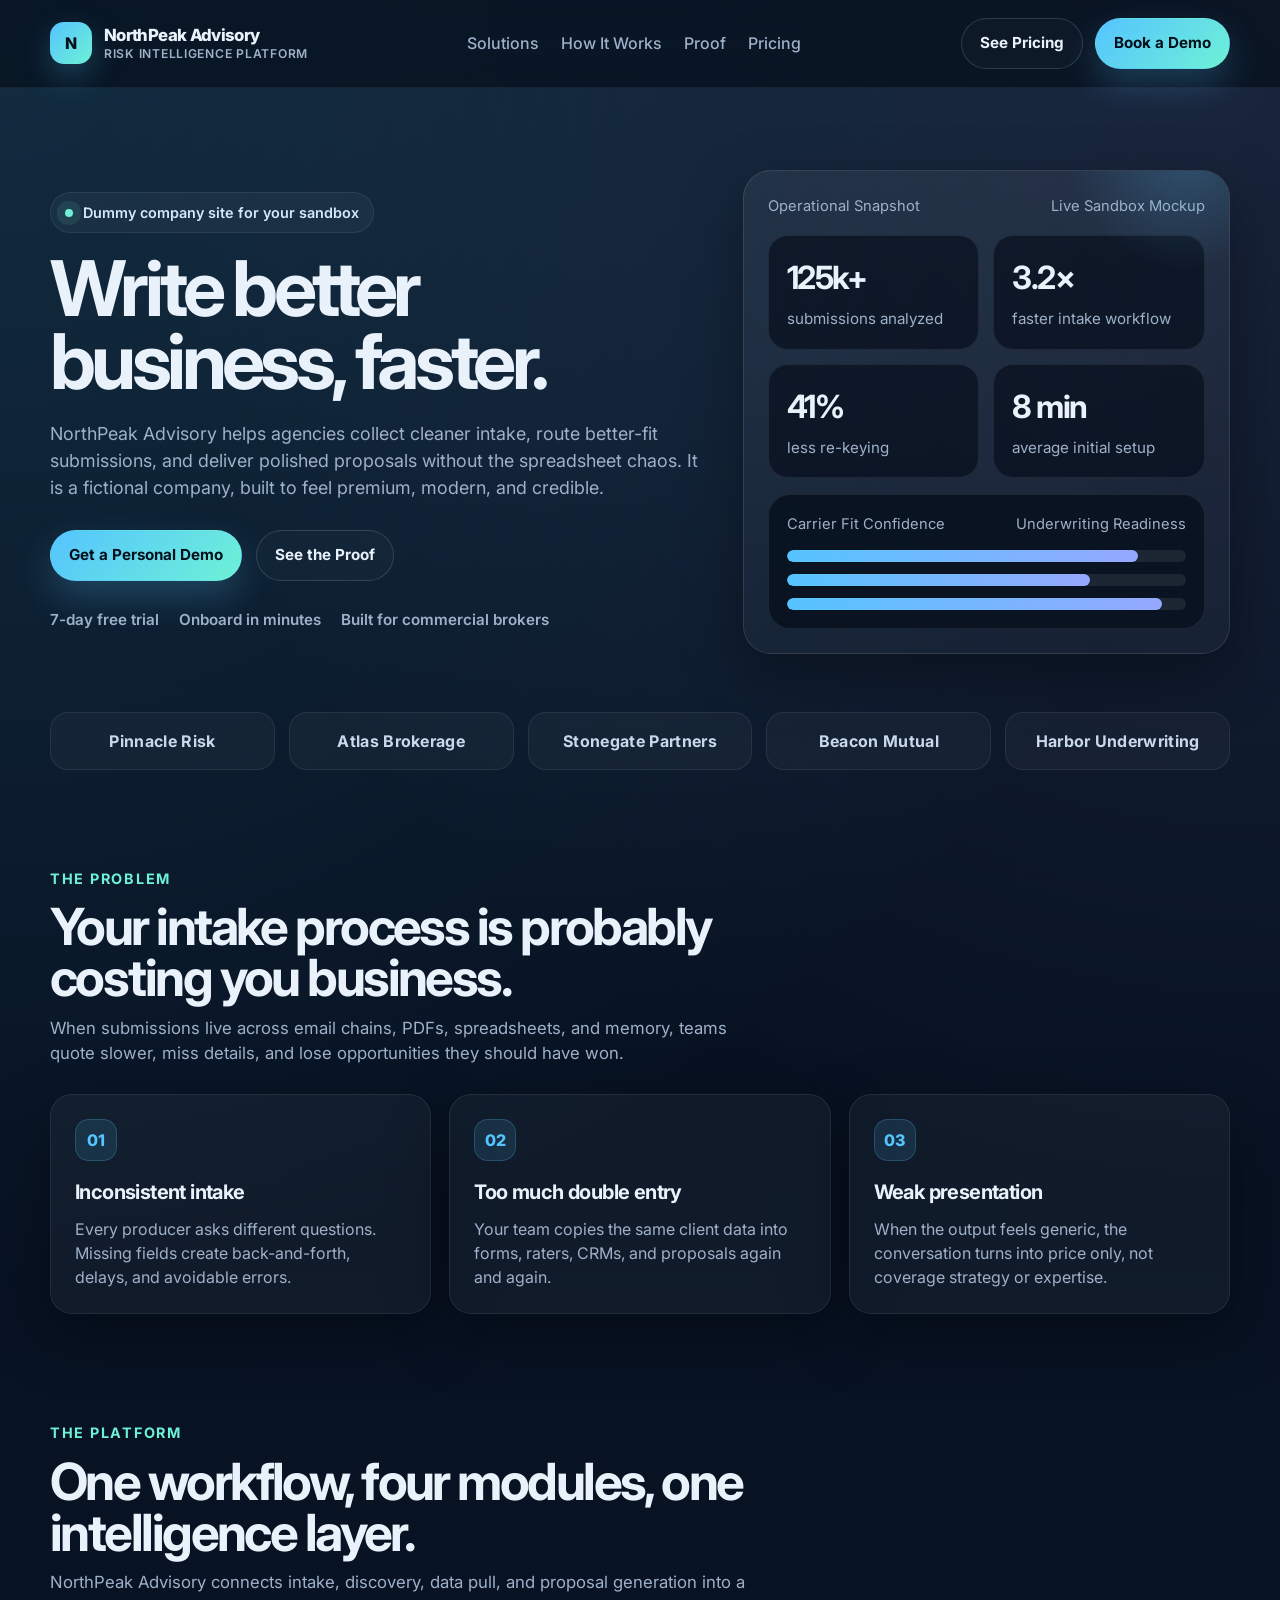
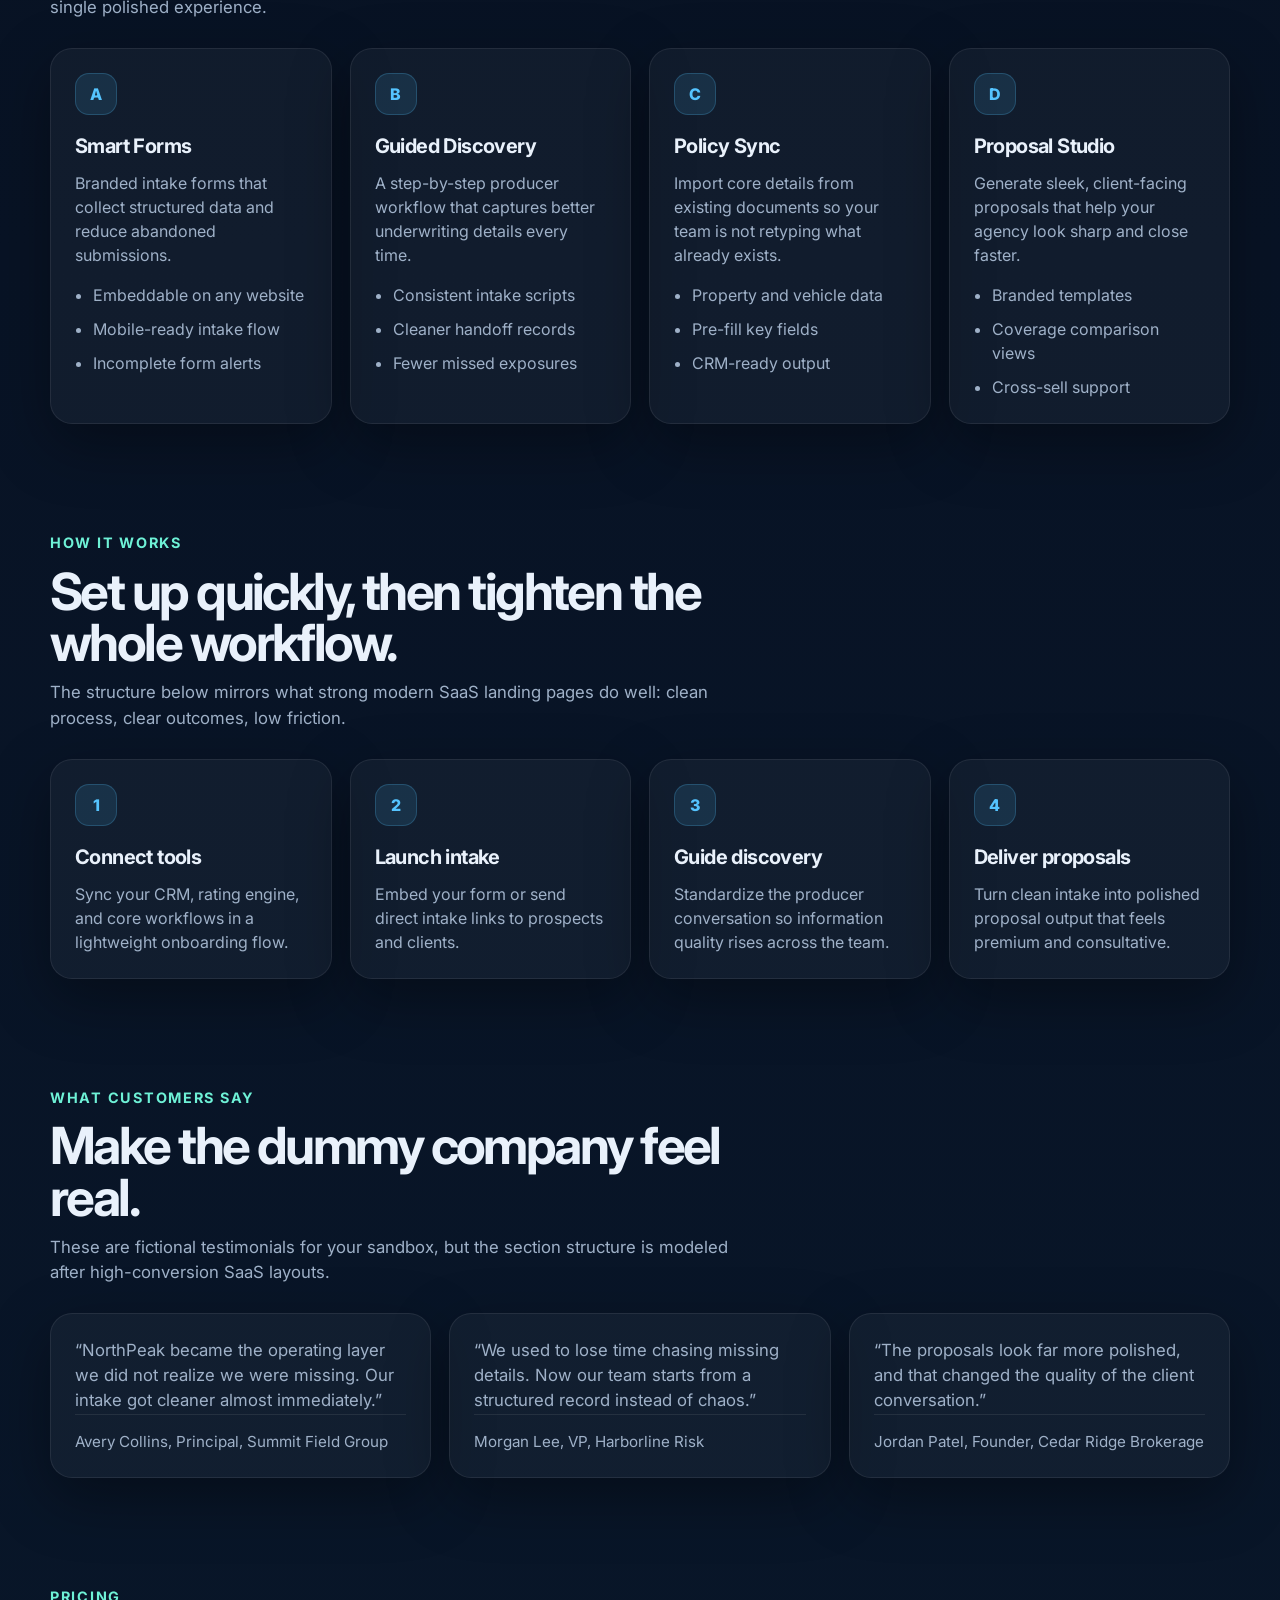
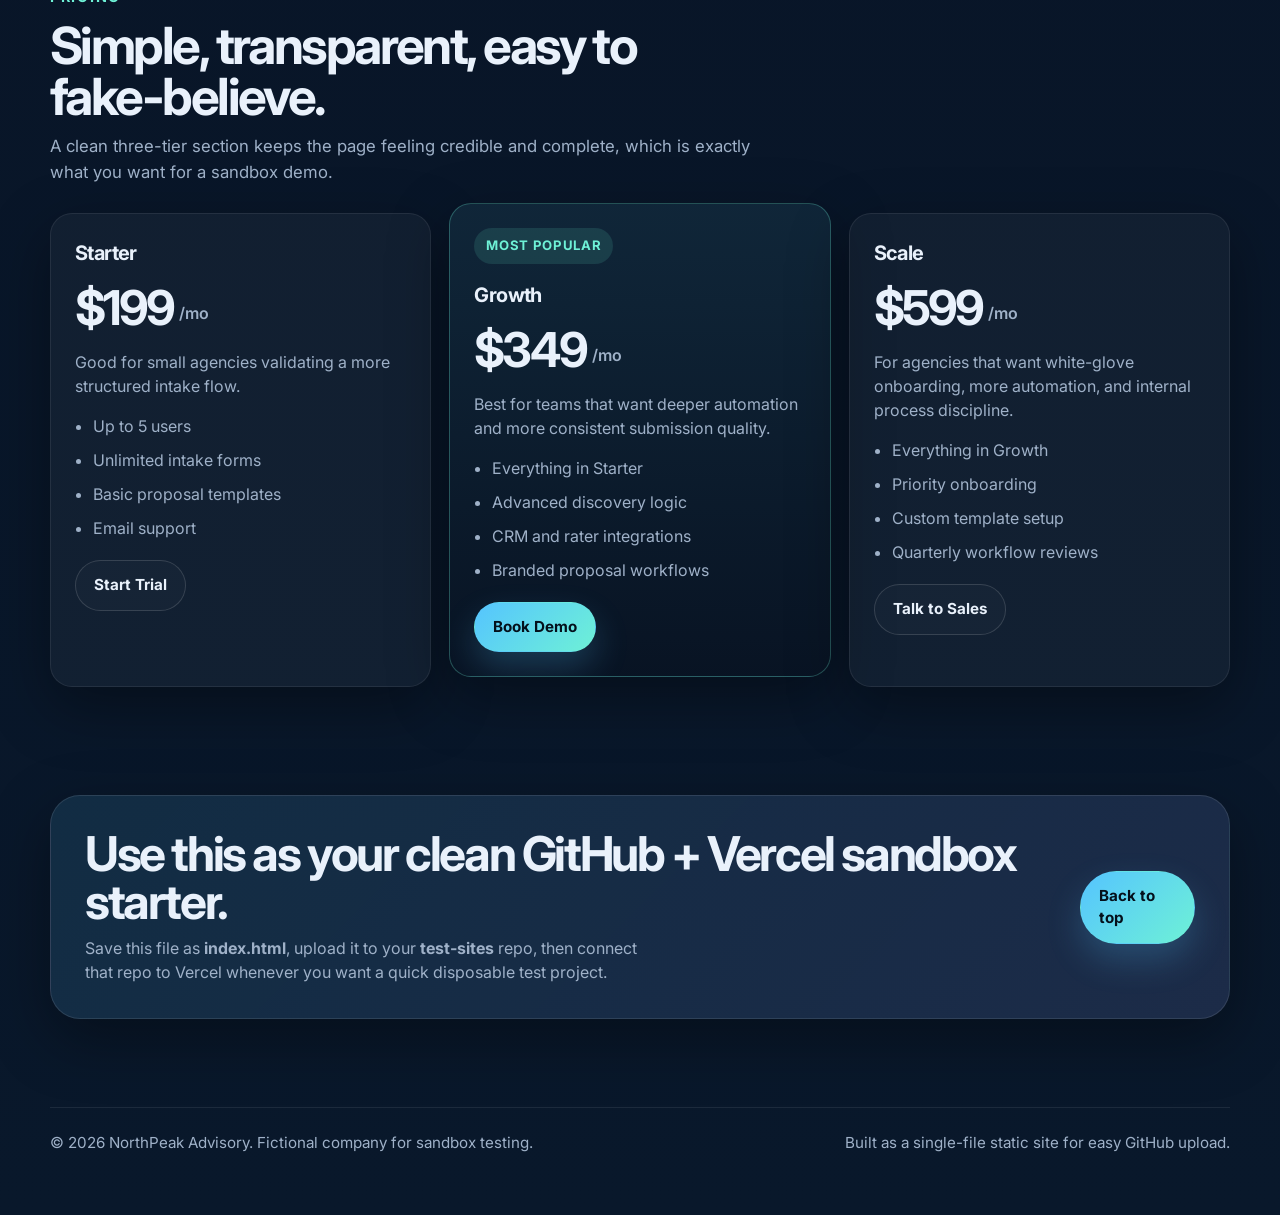
<file: index.html>
<!DOCTYPE html>
<html lang="en">
<head>
  <meta charset="UTF-8" />
  <meta name="viewport" content="width=device-width, initial-scale=1.0" />
  <title>NorthPeak Advisory | Modern Risk Intelligence</title>
  <meta name="description" content="A polished dummy company website inspired by modern insurance SaaS design." />
  <link rel="preconnect" href="https://fonts.googleapis.com">
  <link rel="preconnect" href="https://fonts.gstatic.com" crossorigin>
  <link href="https://fonts.googleapis.com/css2?family=Inter:wght@400;500;600;700;800&display=swap" rel="stylesheet">
  <style>
    :root {
      --bg: #07111f;
      --panel: rgba(11, 21, 38, 0.78);
      --panel-border: rgba(255,255,255,0.10);
      --text: #e9f1fb;
      --muted: #9fb1c8;
      --brand: #55c4ff;
      --brand-2: #6ef1d6;
      --accent: #95a8ff;
      --soft: #0d1a2d;
      --card: #0c1728;
      --shadow: 0 20px 60px rgba(0,0,0,0.35);
      --radius: 22px;
      --max: 1180px;
    }

    * { box-sizing: border-box; }
    html { scroll-behavior: smooth; }
    body {
      margin: 0;
      font-family: 'Inter', system-ui, -apple-system, BlinkMacSystemFont, 'Segoe UI', sans-serif;
      background:
        radial-gradient(circle at top left, rgba(85,196,255,0.16), transparent 28%),
        radial-gradient(circle at top right, rgba(149,168,255,0.14), transparent 26%),
        linear-gradient(180deg, #06101d 0%, #081325 42%, #09182b 100%);
      color: var(--text);
      line-height: 1.5;
    }

    a { color: inherit; text-decoration: none; }
    img { max-width: 100%; display: block; }

    .container {
      width: min(calc(100% - 32px), var(--max));
      margin: 0 auto;
    }

    .nav-wrap {
      position: sticky;
      top: 0;
      z-index: 50;
      backdrop-filter: blur(16px);
      background: rgba(6, 16, 29, 0.72);
      border-bottom: 1px solid rgba(255,255,255,0.06);
    }

    nav {
      display: flex;
      align-items: center;
      justify-content: space-between;
      gap: 18px;
      padding: 18px 0;
    }

    .brand {
      display: flex;
      align-items: center;
      gap: 12px;
      font-weight: 800;
      letter-spacing: -0.04em;
    }

    .brand-mark {
      width: 42px;
      height: 42px;
      border-radius: 14px;
      display: grid;
      place-items: center;
      background: linear-gradient(135deg, var(--brand), var(--brand-2));
      color: #06101b;
      font-weight: 800;
      box-shadow: 0 12px 30px rgba(85,196,255,0.25);
    }

    .brand-text {
      display: flex;
      flex-direction: column;
      line-height: 1;
    }

    .brand-text span:first-child { font-size: 1.05rem; }
    .brand-text span:last-child {
      font-size: 0.76rem;
      color: var(--muted);
      font-weight: 600;
      letter-spacing: 0.06em;
      text-transform: uppercase;
      margin-top: 4px;
    }

    .nav-links {
      display: flex;
      align-items: center;
      gap: 22px;
      color: var(--muted);
      font-weight: 500;
    }

    .nav-cta {
      display: flex;
      gap: 12px;
      align-items: center;
    }

    .btn {
      border: 1px solid transparent;
      border-radius: 999px;
      padding: 13px 18px;
      font-weight: 700;
      font-size: 0.95rem;
      transition: 0.25s ease;
      display: inline-flex;
      align-items: center;
      justify-content: center;
      gap: 8px;
      cursor: pointer;
    }

    .btn:hover { transform: translateY(-1px); }

    .btn-primary {
      background: linear-gradient(135deg, var(--brand), var(--brand-2));
      color: #04101b;
      box-shadow: 0 16px 34px rgba(85,196,255,0.22);
    }

    .btn-secondary {
      color: var(--text);
      border-color: rgba(255,255,255,0.14);
      background: rgba(255,255,255,0.02);
    }

    .hero {
      padding: 82px 0 48px;
    }

    .hero-grid {
      display: grid;
      grid-template-columns: 1.15fr 0.85fr;
      gap: 34px;
      align-items: center;
    }

    .eyebrow {
      display: inline-flex;
      align-items: center;
      gap: 10px;
      background: rgba(255,255,255,0.04);
      border: 1px solid rgba(255,255,255,0.08);
      border-radius: 999px;
      padding: 9px 14px;
      color: #d4e7ff;
      font-size: 0.9rem;
      font-weight: 600;
      margin-bottom: 20px;
    }

    .eyebrow-dot {
      width: 8px;
      height: 8px;
      border-radius: 999px;
      background: var(--brand-2);
      box-shadow: 0 0 0 8px rgba(110,241,214,0.09);
    }

    h1 {
      margin: 0;
      font-size: clamp(2.8rem, 6vw, 5.2rem);
      line-height: 0.95;
      letter-spacing: -0.06em;
      max-width: 12ch;
    }

    .hero-copy p {
      color: var(--muted);
      font-size: 1.12rem;
      max-width: 62ch;
      margin: 22px 0 28px;
    }

    .hero-actions {
      display: flex;
      flex-wrap: wrap;
      gap: 14px;
      margin-bottom: 28px;
    }

    .hero-meta {
      display: flex;
      flex-wrap: wrap;
      gap: 20px;
      color: var(--muted);
      font-weight: 600;
      font-size: 0.95rem;
    }

    .hero-card {
      background: linear-gradient(180deg, rgba(255,255,255,0.06), rgba(255,255,255,0.03));
      border: 1px solid rgba(255,255,255,0.10);
      border-radius: 28px;
      padding: 24px;
      box-shadow: var(--shadow);
      position: relative;
      overflow: hidden;
    }

    .hero-card::before {
      content: "";
      position: absolute;
      inset: auto -20% 75% auto;
      width: 280px;
      height: 280px;
      background: radial-gradient(circle, rgba(85,196,255,0.22), transparent 60%);
      pointer-events: none;
    }

    .metric-grid {
      display: grid;
      grid-template-columns: repeat(2, 1fr);
      gap: 14px;
      margin-top: 18px;
    }

    .metric {
      background: rgba(7, 16, 30, 0.72);
      border: 1px solid rgba(255,255,255,0.08);
      border-radius: 20px;
      padding: 18px;
    }

    .metric h3 {
      font-size: 2rem;
      margin: 0 0 6px;
      letter-spacing: -0.05em;
    }

    .metric p {
      margin: 0;
      color: var(--muted);
      font-size: 0.95rem;
    }

    .mini-panel {
      background: rgba(7, 16, 30, 0.82);
      border: 1px solid rgba(255,255,255,0.08);
      border-radius: 22px;
      padding: 18px;
      margin-top: 16px;
    }

    .mini-panel-top {
      display: flex;
      justify-content: space-between;
      gap: 12px;
      margin-bottom: 14px;
      color: var(--muted);
      font-size: 0.92rem;
    }

    .bar-wrap {
      display: grid;
      gap: 12px;
    }

    .bar {
      height: 12px;
      border-radius: 999px;
      overflow: hidden;
      background: rgba(255,255,255,0.08);
    }

    .bar > span {
      display: block;
      height: 100%;
      border-radius: 999px;
      background: linear-gradient(90deg, var(--brand), var(--accent));
    }

    .trusted {
      padding: 10px 0 44px;
    }

    .trusted-row {
      display: grid;
      grid-template-columns: repeat(5, 1fr);
      gap: 14px;
    }

    .trusted-badge {
      background: rgba(255,255,255,0.035);
      border: 1px solid rgba(255,255,255,0.08);
      border-radius: 18px;
      padding: 16px;
      text-align: center;
      color: #c9d9ec;
      font-weight: 700;
      letter-spacing: 0.02em;
    }

    section {
      padding: 54px 0;
    }

    .section-head {
      max-width: 700px;
      margin-bottom: 28px;
    }

    .section-head .label {
      color: var(--brand-2);
      font-size: 0.9rem;
      font-weight: 700;
      letter-spacing: 0.12em;
      text-transform: uppercase;
      margin-bottom: 12px;
    }

    .section-head h2 {
      margin: 0 0 12px;
      font-size: clamp(2rem, 4vw, 3.2rem);
      line-height: 1;
      letter-spacing: -0.05em;
    }

    .section-head p {
      margin: 0;
      color: var(--muted);
      font-size: 1.05rem;
    }

    .cards-3, .cards-4, .steps, .pricing-grid, .testimonials {
      display: grid;
      gap: 18px;
    }

    .cards-3 { grid-template-columns: repeat(3, 1fr); }
    .cards-4 { grid-template-columns: repeat(4, 1fr); }
    .steps { grid-template-columns: repeat(4, 1fr); }
    .pricing-grid { grid-template-columns: repeat(3, 1fr); align-items: stretch; }
    .testimonials { grid-template-columns: repeat(3, 1fr); }

    .card {
      background: rgba(255,255,255,0.04);
      border: 1px solid rgba(255,255,255,0.08);
      border-radius: var(--radius);
      padding: 24px;
      box-shadow: var(--shadow);
    }

    .card .number {
      width: 42px;
      height: 42px;
      display: grid;
      place-items: center;
      border-radius: 14px;
      background: rgba(85,196,255,0.12);
      border: 1px solid rgba(85,196,255,0.22);
      color: var(--brand);
      font-weight: 800;
      margin-bottom: 16px;
    }

    .card h3 {
      margin: 0 0 10px;
      font-size: 1.25rem;
      letter-spacing: -0.03em;
    }

    .card p, .card li {
      color: var(--muted);
      margin: 0;
    }

    .card ul {
      margin: 16px 0 0;
      padding-left: 18px;
      display: grid;
      gap: 10px;
    }

    .pricing-card {
      position: relative;
      overflow: hidden;
    }

    .pricing-card.popular {
      border-color: rgba(110,241,214,0.28);
      transform: translateY(-10px);
      background: linear-gradient(180deg, rgba(17,40,58,0.92), rgba(9,20,35,0.92));
    }

    .pill {
      display: inline-flex;
      padding: 8px 12px;
      border-radius: 999px;
      background: rgba(110,241,214,0.12);
      color: var(--brand-2);
      font-weight: 700;
      font-size: 0.82rem;
      letter-spacing: 0.05em;
      text-transform: uppercase;
      margin-bottom: 16px;
    }

    .price {
      display: flex;
      align-items: end;
      gap: 6px;
      margin: 16px 0 18px;
    }

    .price strong {
      font-size: 3rem;
      line-height: 1;
      letter-spacing: -0.06em;
    }

    .price span {
      color: var(--muted);
      font-weight: 600;
      padding-bottom: 7px;
    }

    .quote {
      font-size: 1.05rem;
      color: #dbe9fa;
      margin-bottom: 18px;
    }

    .person {
      border-top: 1px solid rgba(255,255,255,0.08);
      padding-top: 16px;
      color: var(--muted);
      font-size: 0.95rem;
    }

    .cta-box {
      background: linear-gradient(135deg, rgba(85,196,255,0.12), rgba(149,168,255,0.14));
      border: 1px solid rgba(255,255,255,0.10);
      border-radius: 30px;
      padding: 34px;
      display: flex;
      align-items: center;
      justify-content: space-between;
      gap: 20px;
      box-shadow: var(--shadow);
    }

    .cta-box h2 {
      margin: 0 0 10px;
      font-size: clamp(2rem, 4vw, 3rem);
      letter-spacing: -0.05em;
      line-height: 1;
    }

    .cta-box p {
      margin: 0;
      color: var(--muted);
      max-width: 56ch;
    }

    footer {
      padding: 34px 0 60px;
      color: var(--muted);
      font-size: 0.95rem;
    }

    .footer-line {
      display: flex;
      justify-content: space-between;
      gap: 20px;
      border-top: 1px solid rgba(255,255,255,0.08);
      padding-top: 24px;
      flex-wrap: wrap;
    }

    @media (max-width: 1080px) {
      .hero-grid, .cards-3, .cards-4, .steps, .pricing-grid, .testimonials, .trusted-row {
        grid-template-columns: 1fr 1fr;
      }
      .cta-box { flex-direction: column; align-items: flex-start; }
    }

    @media (max-width: 760px) {
      nav { flex-wrap: wrap; }
      .nav-links { display: none; }
      .hero { padding-top: 56px; }
      .hero-grid, .cards-3, .cards-4, .steps, .pricing-grid, .testimonials, .trusted-row {
        grid-template-columns: 1fr;
      }
      .hero-actions, .hero-meta { flex-direction: column; align-items: flex-start; }
      .metric-grid { grid-template-columns: 1fr; }
      h1 { max-width: 10ch; }
    }
  </style>
</head>
<body>
  <div class="nav-wrap">
    <div class="container">
      <nav>
        <a class="brand" href="#top">
          <div class="brand-mark">N</div>
          <div class="brand-text">
            <span>NorthPeak Advisory</span>
            <span>Risk Intelligence Platform</span>
          </div>
        </a>
        <div class="nav-links">
          <a href="#solutions">Solutions</a>
          <a href="#how-it-works">How It Works</a>
          <a href="#testimonials">Proof</a>
          <a href="#pricing">Pricing</a>
        </div>
        <div class="nav-cta">
          <a class="btn btn-secondary" href="#pricing">See Pricing</a>
          <a class="btn btn-primary" href="#demo">Book a Demo</a>
        </div>
      </nav>
    </div>
  </div>

  <main id="top">
    <section class="hero">
      <div class="container hero-grid">
        <div class="hero-copy">
          <div class="eyebrow">
            <span class="eyebrow-dot"></span>
            Dummy company site for your sandbox
          </div>
          <h1>Write better business, faster.</h1>
          <p>
            NorthPeak Advisory helps agencies collect cleaner intake, route better-fit submissions,
            and deliver polished proposals without the spreadsheet chaos. It is a fictional company,
            built to feel premium, modern, and credible.
          </p>
          <div class="hero-actions">
            <a class="btn btn-primary" href="#demo">Get a Personal Demo</a>
            <a class="btn btn-secondary" href="#testimonials">See the Proof</a>
          </div>
          <div class="hero-meta">
            <span>7-day free trial</span>
            <span>Onboard in minutes</span>
            <span>Built for commercial brokers</span>
          </div>
        </div>

        <div class="hero-card">
          <div class="mini-panel-top">
            <span>Operational Snapshot</span>
            <span>Live Sandbox Mockup</span>
          </div>
          <div class="metric-grid">
            <div class="metric">
              <h3>125k+</h3>
              <p>submissions analyzed</p>
            </div>
            <div class="metric">
              <h3>3.2×</h3>
              <p>faster intake workflow</p>
            </div>
            <div class="metric">
              <h3>41%</h3>
              <p>less re-keying</p>
            </div>
            <div class="metric">
              <h3>8 min</h3>
              <p>average initial setup</p>
            </div>
          </div>
          <div class="mini-panel">
            <div class="mini-panel-top">
              <span>Carrier Fit Confidence</span>
              <span>Underwriting Readiness</span>
            </div>
            <div class="bar-wrap">
              <div class="bar"><span style="width: 88%"></span></div>
              <div class="bar"><span style="width: 76%"></span></div>
              <div class="bar"><span style="width: 94%"></span></div>
            </div>
          </div>
        </div>
      </div>
    </section>

    <section class="trusted">
      <div class="container">
        <div class="trusted-row">
          <div class="trusted-badge">Pinnacle Risk</div>
          <div class="trusted-badge">Atlas Brokerage</div>
          <div class="trusted-badge">Stonegate Partners</div>
          <div class="trusted-badge">Beacon Mutual</div>
          <div class="trusted-badge">Harbor Underwriting</div>
        </div>
      </div>
    </section>

    <section id="solutions">
      <div class="container">
        <div class="section-head">
          <div class="label">The problem</div>
          <h2>Your intake process is probably costing you business.</h2>
          <p>
            When submissions live across email chains, PDFs, spreadsheets, and memory, teams quote slower,
            miss details, and lose opportunities they should have won.
          </p>
        </div>
        <div class="cards-3">
          <div class="card">
            <div class="number">01</div>
            <h3>Inconsistent intake</h3>
            <p>Every producer asks different questions. Missing fields create back-and-forth, delays, and avoidable errors.</p>
          </div>
          <div class="card">
            <div class="number">02</div>
            <h3>Too much double entry</h3>
            <p>Your team copies the same client data into forms, raters, CRMs, and proposals again and again.</p>
          </div>
          <div class="card">
            <div class="number">03</div>
            <h3>Weak presentation</h3>
            <p>When the output feels generic, the conversation turns into price only, not coverage strategy or expertise.</p>
          </div>
        </div>
      </div>
    </section>

    <section>
      <div class="container">
        <div class="section-head">
          <div class="label">The platform</div>
          <h2>One workflow, four modules, one intelligence layer.</h2>
          <p>
            NorthPeak Advisory connects intake, discovery, data pull, and proposal generation into a single polished experience.
          </p>
        </div>
        <div class="cards-4">
          <div class="card">
            <div class="number">A</div>
            <h3>Smart Forms</h3>
            <p>Branded intake forms that collect structured data and reduce abandoned submissions.</p>
            <ul>
              <li>Embeddable on any website</li>
              <li>Mobile-ready intake flow</li>
              <li>Incomplete form alerts</li>
            </ul>
          </div>
          <div class="card">
            <div class="number">B</div>
            <h3>Guided Discovery</h3>
            <p>A step-by-step producer workflow that captures better underwriting details every time.</p>
            <ul>
              <li>Consistent intake scripts</li>
              <li>Cleaner handoff records</li>
              <li>Fewer missed exposures</li>
            </ul>
          </div>
          <div class="card">
            <div class="number">C</div>
            <h3>Policy Sync</h3>
            <p>Import core details from existing documents so your team is not retyping what already exists.</p>
            <ul>
              <li>Property and vehicle data</li>
              <li>Pre-fill key fields</li>
              <li>CRM-ready output</li>
            </ul>
          </div>
          <div class="card">
            <div class="number">D</div>
            <h3>Proposal Studio</h3>
            <p>Generate sleek, client-facing proposals that help your agency look sharp and close faster.</p>
            <ul>
              <li>Branded templates</li>
              <li>Coverage comparison views</li>
              <li>Cross-sell support</li>
            </ul>
          </div>
        </div>
      </div>
    </section>

    <section id="how-it-works">
      <div class="container">
        <div class="section-head">
          <div class="label">How it works</div>
          <h2>Set up quickly, then tighten the whole workflow.</h2>
          <p>
            The structure below mirrors what strong modern SaaS landing pages do well: clean process, clear outcomes, low friction.
          </p>
        </div>
        <div class="steps">
          <div class="card">
            <div class="number">1</div>
            <h3>Connect tools</h3>
            <p>Sync your CRM, rating engine, and core workflows in a lightweight onboarding flow.</p>
          </div>
          <div class="card">
            <div class="number">2</div>
            <h3>Launch intake</h3>
            <p>Embed your form or send direct intake links to prospects and clients.</p>
          </div>
          <div class="card">
            <div class="number">3</div>
            <h3>Guide discovery</h3>
            <p>Standardize the producer conversation so information quality rises across the team.</p>
          </div>
          <div class="card">
            <div class="number">4</div>
            <h3>Deliver proposals</h3>
            <p>Turn clean intake into polished proposal output that feels premium and consultative.</p>
          </div>
        </div>
      </div>
    </section>

    <section id="testimonials">
      <div class="container">
        <div class="section-head">
          <div class="label">What customers say</div>
          <h2>Make the dummy company feel real.</h2>
          <p>
            These are fictional testimonials for your sandbox, but the section structure is modeled after high-conversion SaaS layouts.
          </p>
        </div>
        <div class="testimonials">
          <div class="card">
            <p class="quote">“NorthPeak became the operating layer we did not realize we were missing. Our intake got cleaner almost immediately.”</p>
            <div class="person">Avery Collins, Principal, Summit Field Group</div>
          </div>
          <div class="card">
            <p class="quote">“We used to lose time chasing missing details. Now our team starts from a structured record instead of chaos.”</p>
            <div class="person">Morgan Lee, VP, Harborline Risk</div>
          </div>
          <div class="card">
            <p class="quote">“The proposals look far more polished, and that changed the quality of the client conversation.”</p>
            <div class="person">Jordan Patel, Founder, Cedar Ridge Brokerage</div>
          </div>
        </div>
      </div>
    </section>

    <section id="pricing">
      <div class="container">
        <div class="section-head">
          <div class="label">Pricing</div>
          <h2>Simple, transparent, easy to fake-believe.</h2>
          <p>
            A clean three-tier section keeps the page feeling credible and complete, which is exactly what you want for a sandbox demo.
          </p>
        </div>
        <div class="pricing-grid">
          <div class="card pricing-card">
            <h3>Starter</h3>
            <div class="price"><strong>$199</strong><span>/mo</span></div>
            <p>Good for small agencies validating a more structured intake flow.</p>
            <ul>
              <li>Up to 5 users</li>
              <li>Unlimited intake forms</li>
              <li>Basic proposal templates</li>
              <li>Email support</li>
            </ul>
            <div style="margin-top:20px"><a class="btn btn-secondary" href="#demo">Start Trial</a></div>
          </div>

          <div class="card pricing-card popular">
            <div class="pill">Most Popular</div>
            <h3>Growth</h3>
            <div class="price"><strong>$349</strong><span>/mo</span></div>
            <p>Best for teams that want deeper automation and more consistent submission quality.</p>
            <ul>
              <li>Everything in Starter</li>
              <li>Advanced discovery logic</li>
              <li>CRM and rater integrations</li>
              <li>Branded proposal workflows</li>
            </ul>
            <div style="margin-top:20px"><a class="btn btn-primary" href="#demo">Book Demo</a></div>
          </div>

          <div class="card pricing-card">
            <h3>Scale</h3>
            <div class="price"><strong>$599</strong><span>/mo</span></div>
            <p>For agencies that want white-glove onboarding, more automation, and internal process discipline.</p>
            <ul>
              <li>Everything in Growth</li>
              <li>Priority onboarding</li>
              <li>Custom template setup</li>
              <li>Quarterly workflow reviews</li>
            </ul>
            <div style="margin-top:20px"><a class="btn btn-secondary" href="#demo">Talk to Sales</a></div>
          </div>
        </div>
      </div>
    </section>

    <section id="demo">
      <div class="container">
        <div class="cta-box">
          <div>
            <h2>Use this as your clean GitHub + Vercel sandbox starter.</h2>
            <p>
              Save this file as <strong>index.html</strong>, upload it to your <strong>test-sites</strong> repo, then connect that repo to Vercel whenever you want a quick disposable test project.
            </p>
          </div>
          <a class="btn btn-primary" href="#top">Back to top</a>
        </div>
      </div>
    </section>
  </main>

  <footer>
    <div class="container footer-line">
      <div>© 2026 NorthPeak Advisory. Fictional company for sandbox testing.</div>
      <div>Built as a single-file static site for easy GitHub upload.</div>
    </div>
  </footer>
</body>
</html>
</file>
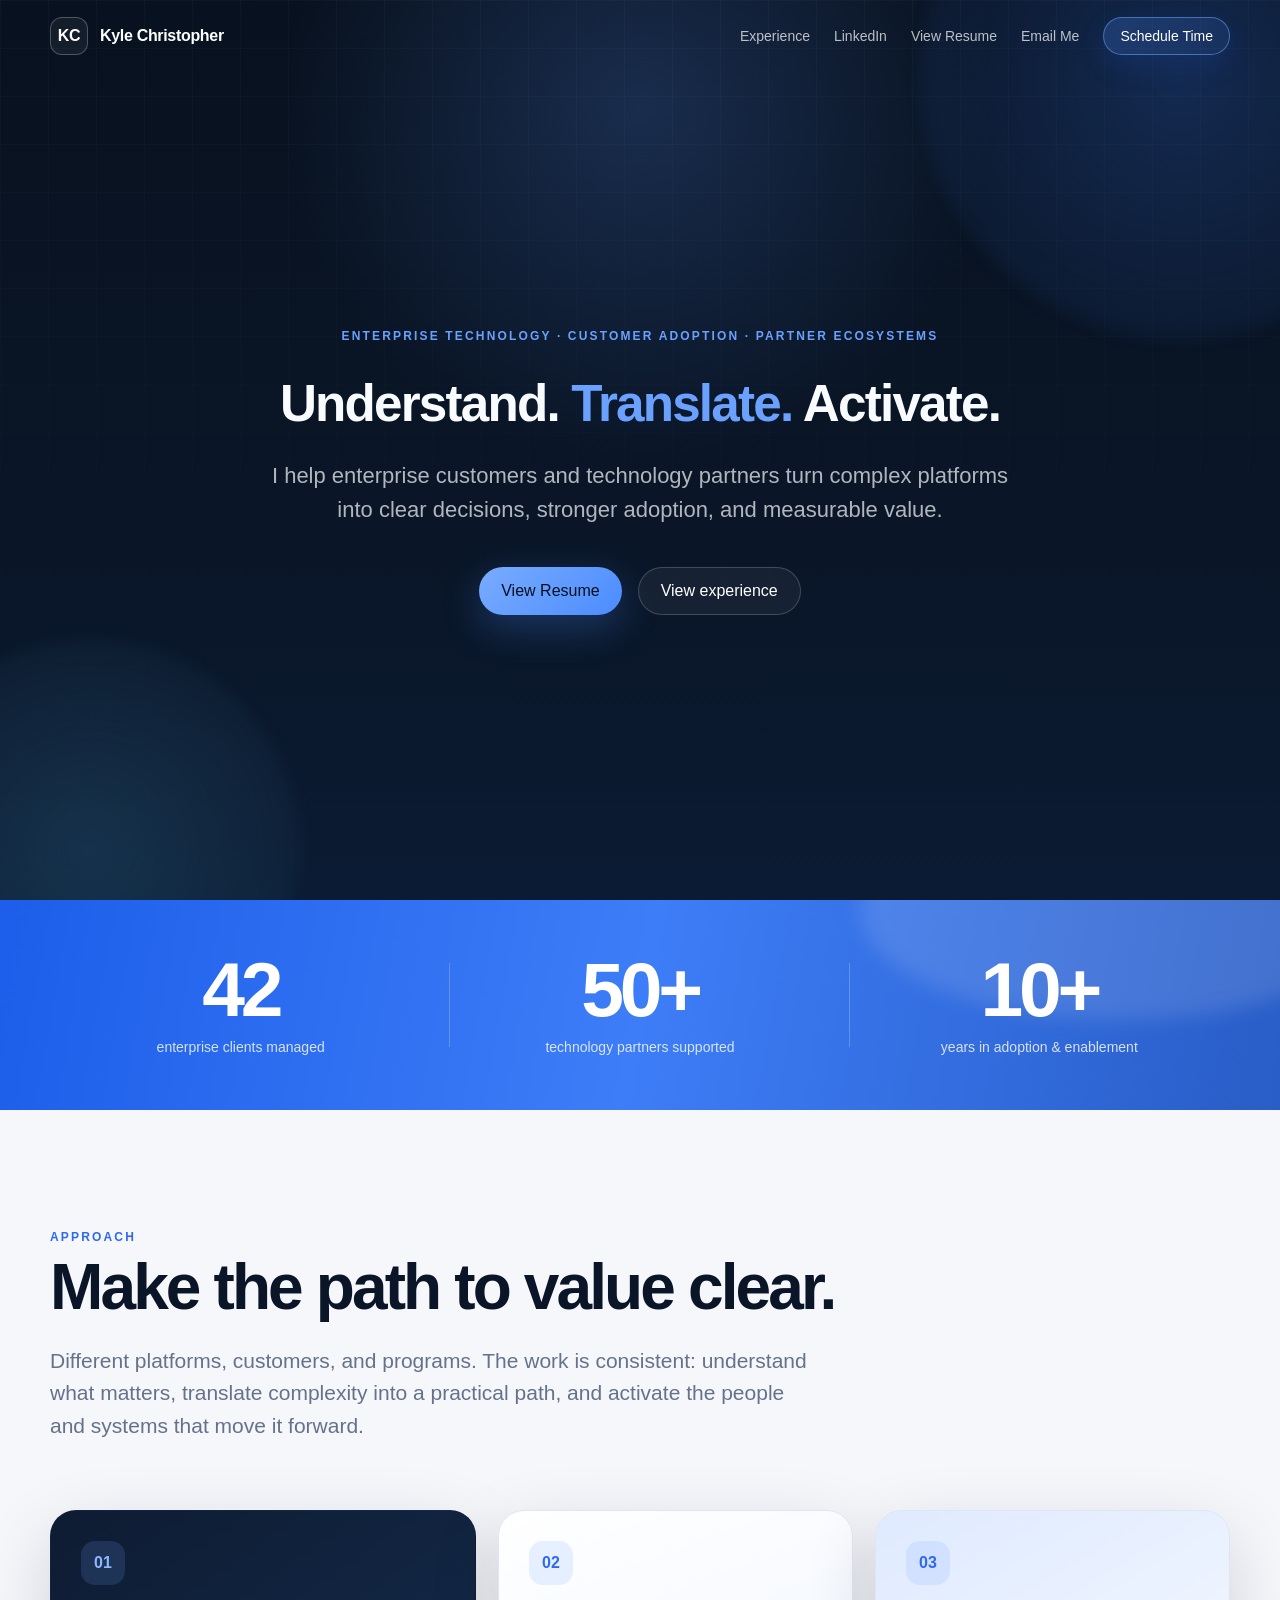
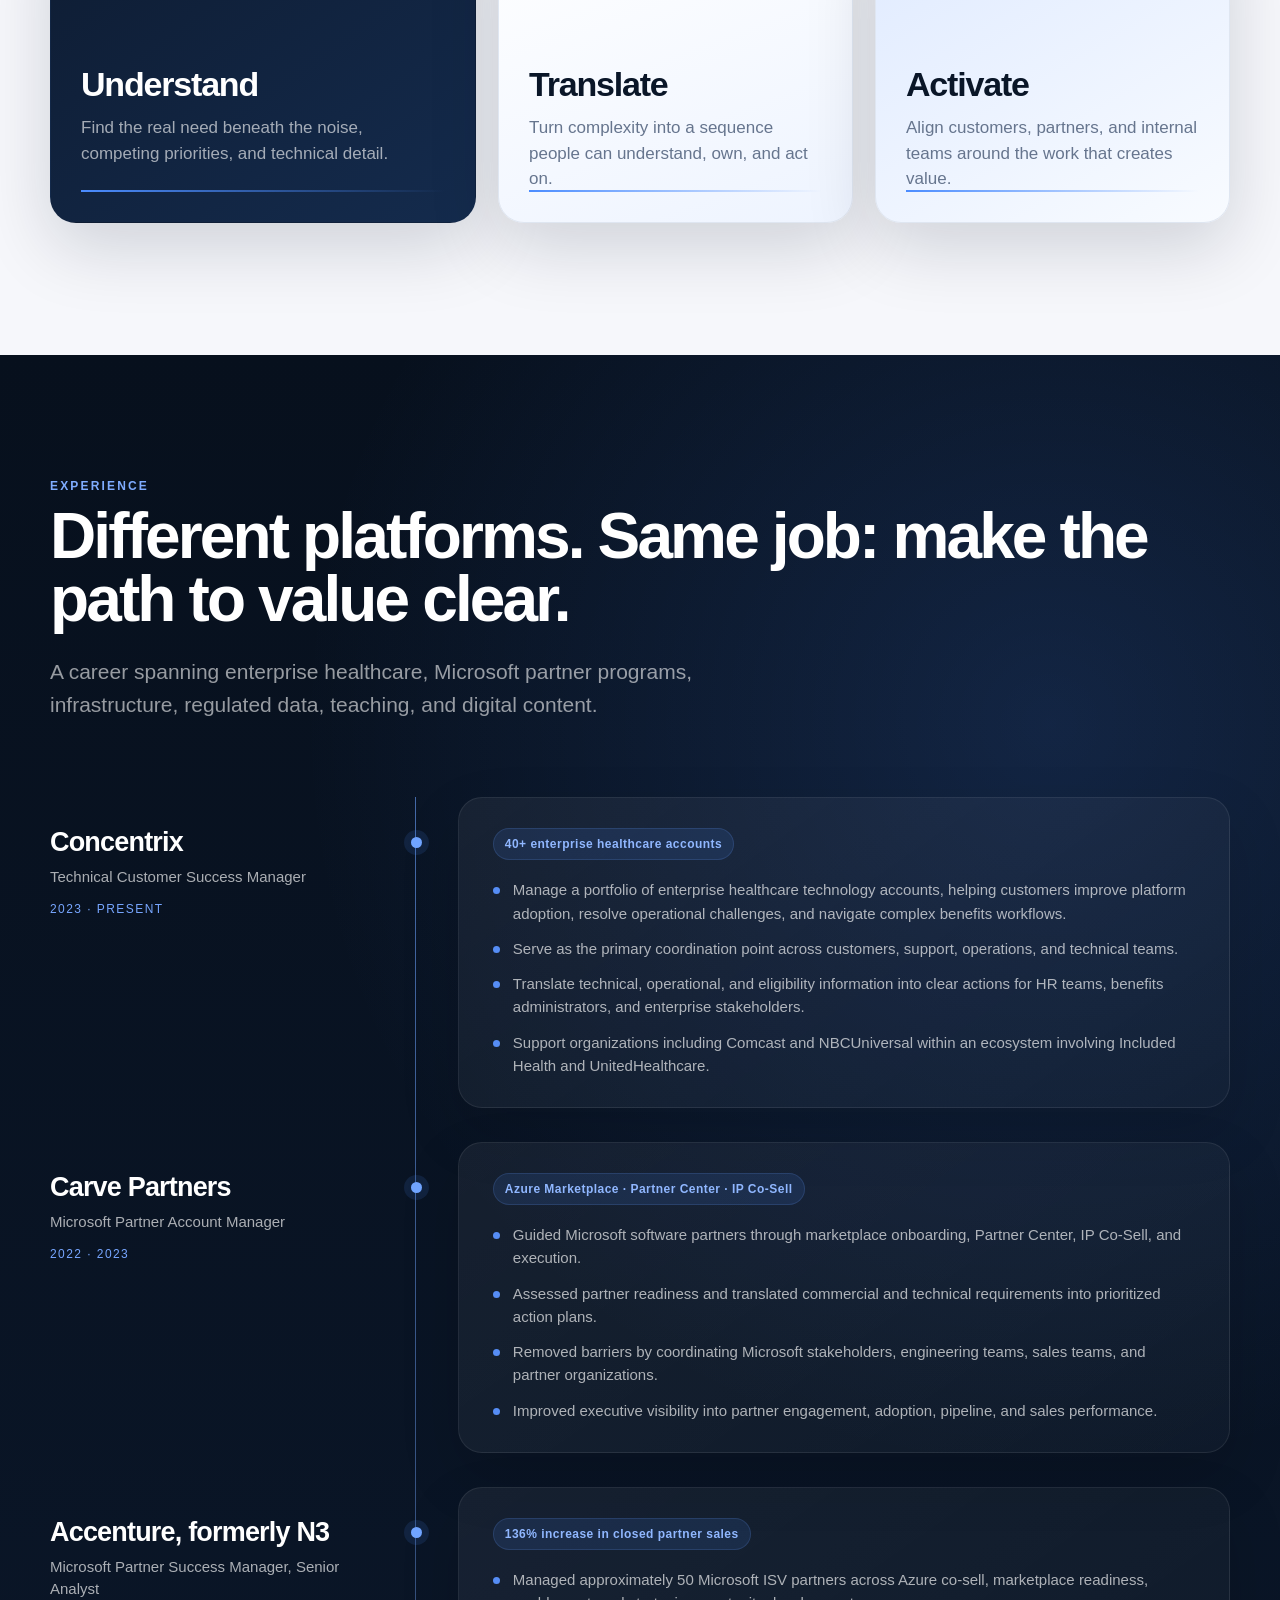
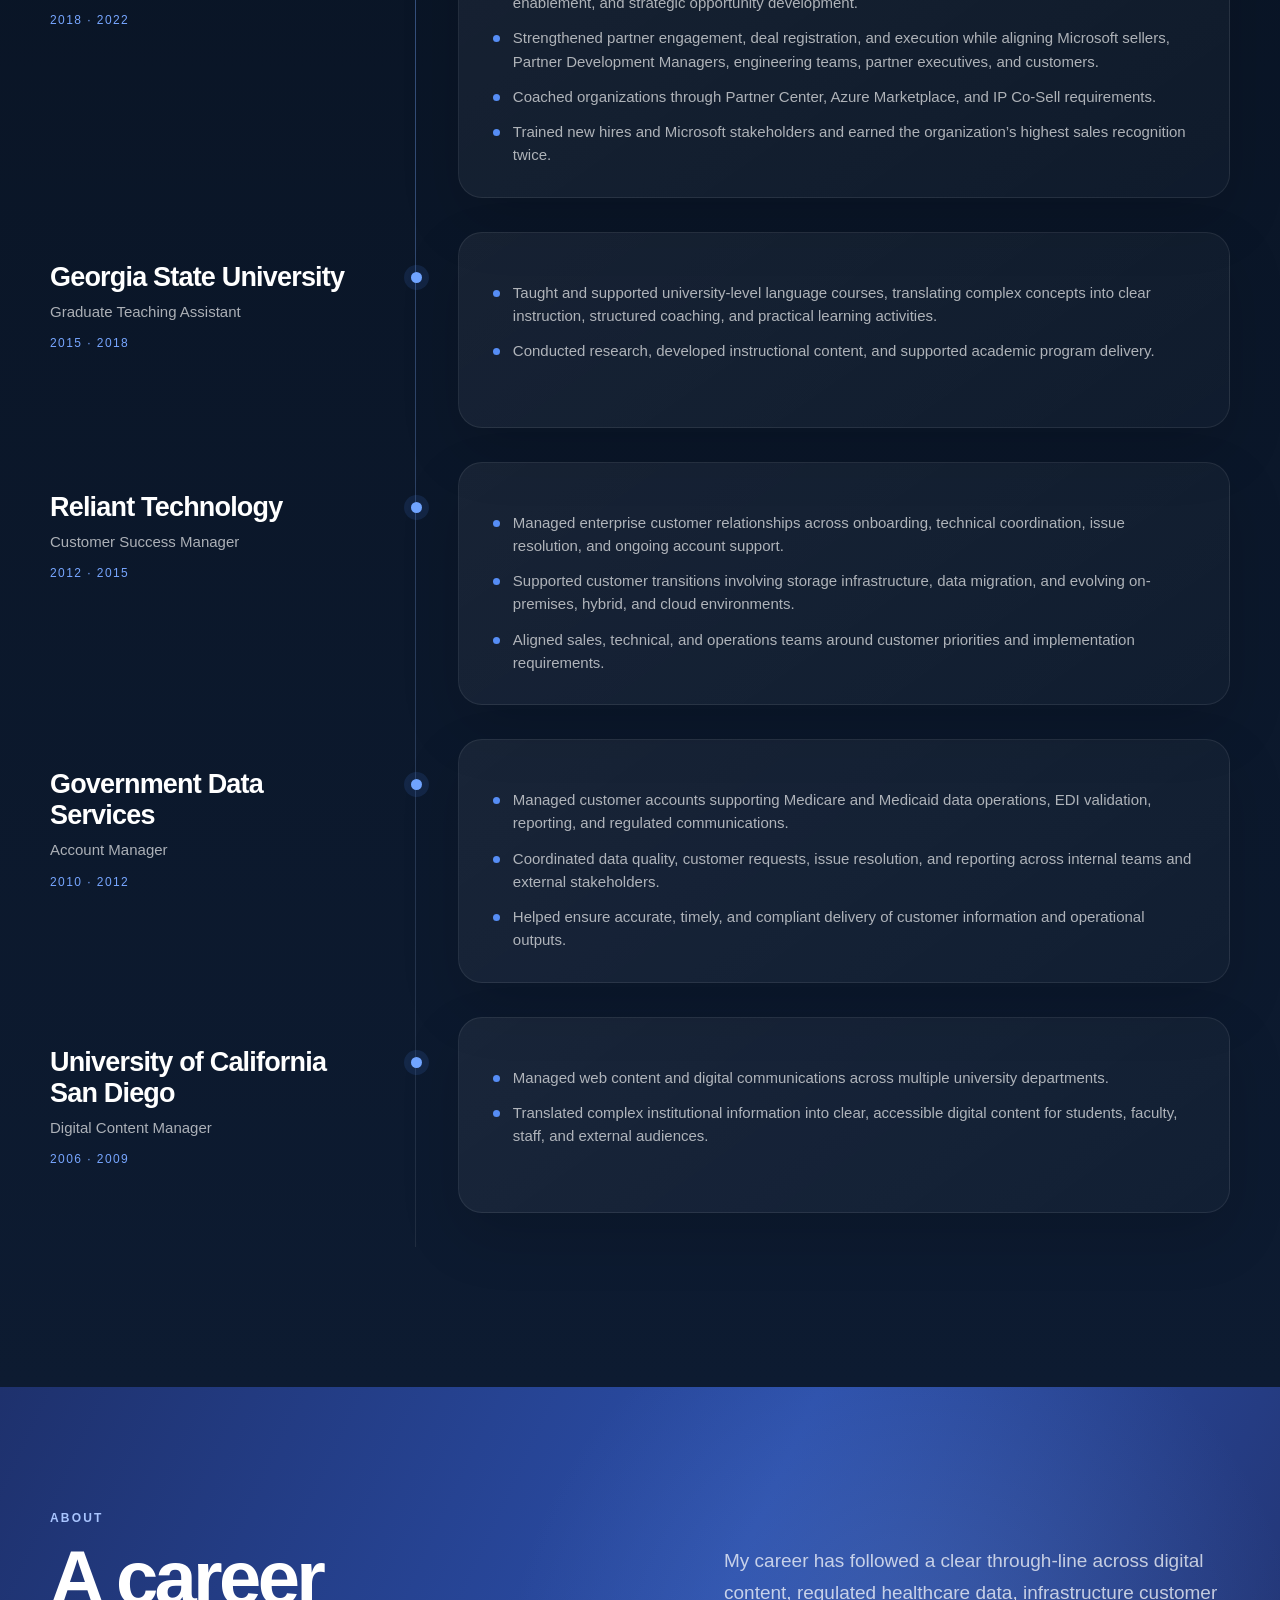
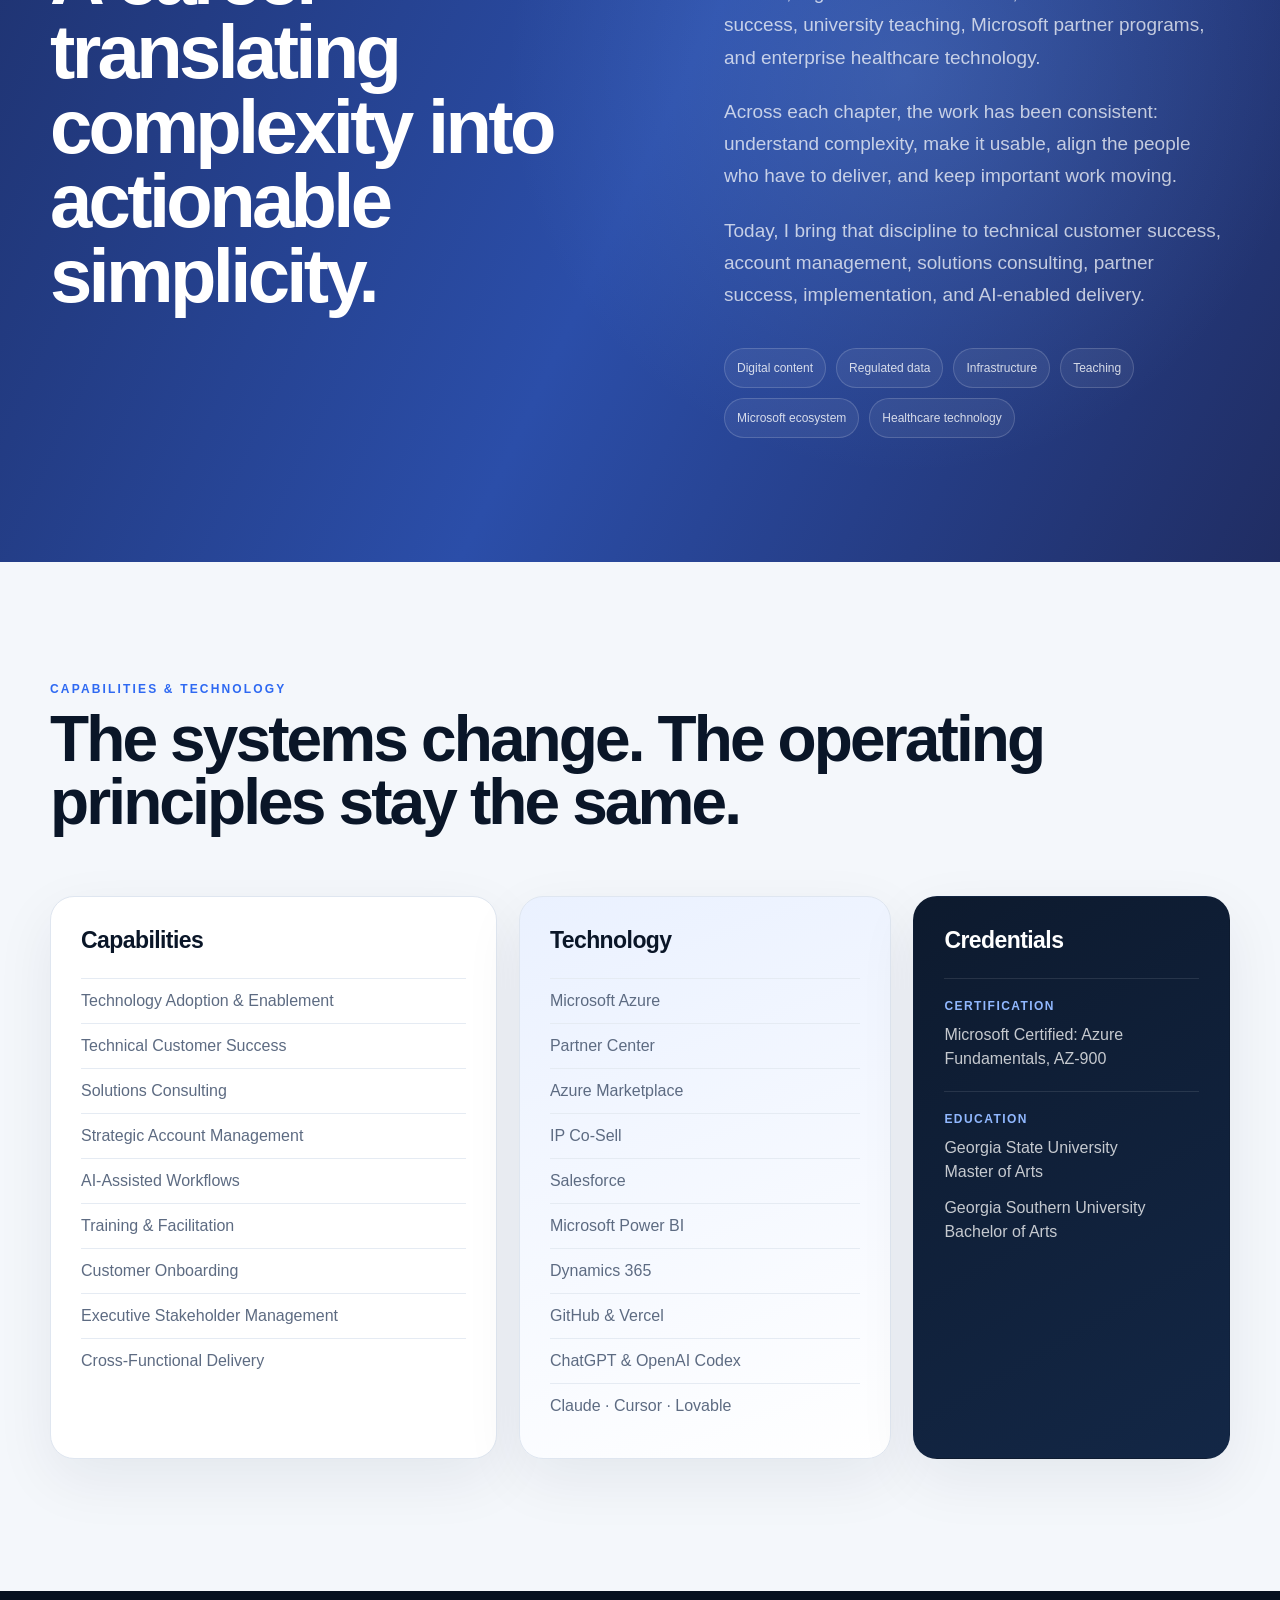
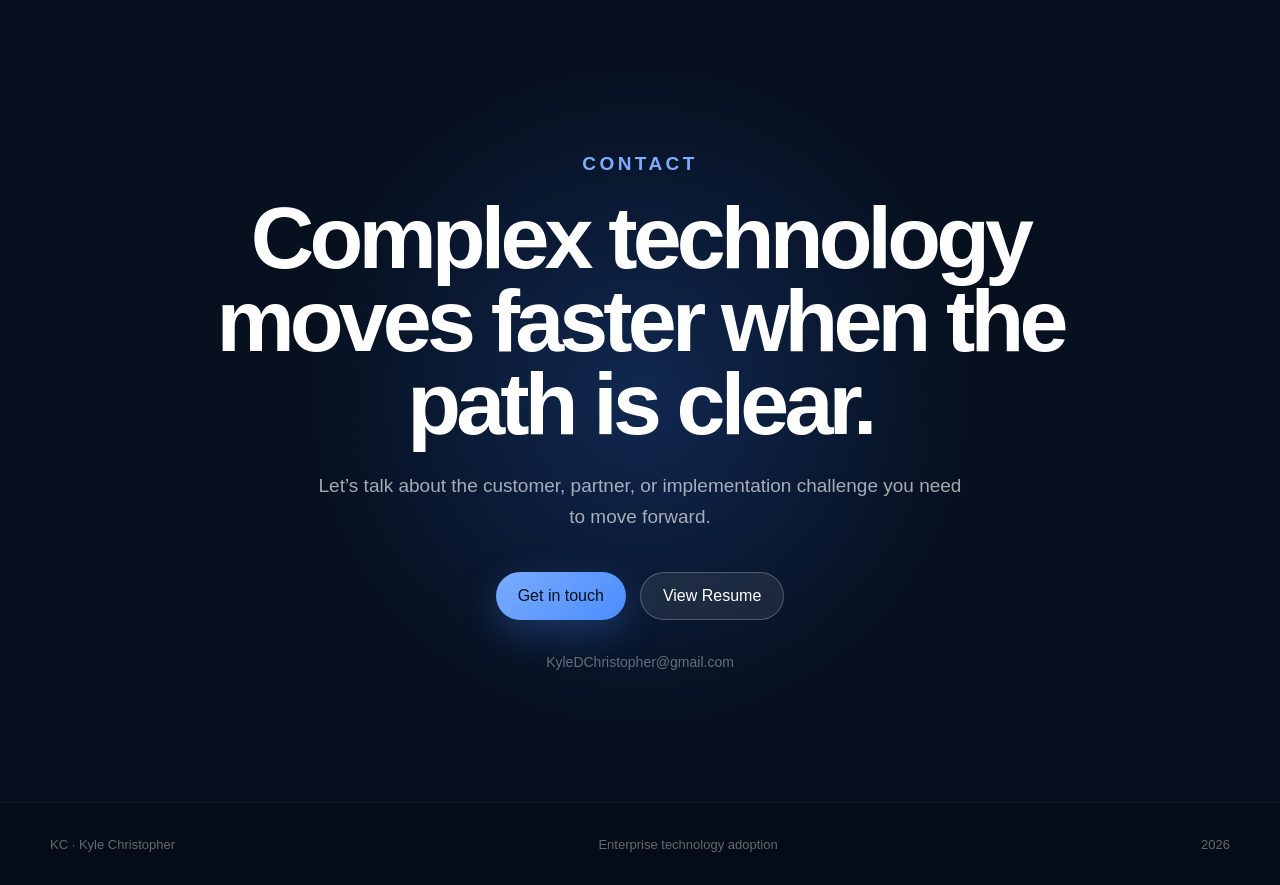
<file: kylechristopher/index.html>
<!doctype html>
<html lang="en">
<head>
  <meta charset="utf-8" />
  <meta name="viewport" content="width=device-width, initial-scale=1" />
  <title>Kyle Christopher | Enterprise Technology Adoption</title>
  <meta name="description" content="Kyle Christopher helps enterprise customers and technology partners turn complex platforms into clear decisions, stronger adoption, and measurable value." />
  <meta property="og:title" content="Kyle Christopher | Enterprise Technology Adoption" />
  <meta property="og:description" content="Enterprise technology adoption, customer success, partner enablement, and AI-assisted delivery." />
  <meta property="og:type" content="website" />
  <meta name="theme-color" content="#08111f" />
  <link rel="icon" type="image/svg+xml" href="favicon.svg" />
  <link rel="stylesheet" href="styles.css" />
  <link rel="stylesheet" href="nav-enhancements.css" />
</head>
<body>
  <header class="nav" id="nav">
    <div class="shell nav-inner">
      <a class="brand" href="#top" aria-label="Kyle Christopher home"><span class="monogram">KC</span><span>Kyle Christopher</span></a>
      <button class="nav-toggle" type="button" aria-expanded="false" aria-controls="primaryNav" aria-label="Open navigation menu">
        <span></span><span></span>
      </button>
      <nav class="nav-links utility-nav" id="primaryNav" aria-label="Primary navigation">
        <a href="#experience">Experience</a>
        <a href="https://www.linkedin.com/in/ky-c/" target="_blank" rel="noopener noreferrer">LinkedIn</a>
        <a href="view-resume.html?v=2" target="_blank" rel="noopener noreferrer">View Resume</a>
        <a href="mailto:KyleDChristopher@gmail.com">Email Me</a>
        <a class="nav-cta schedule-link" href="#contact" title="Calendly link coming soon">Schedule Time</a>
      </nav>
    </div>
  </header>

  <main>
    <section class="hero" id="top">
      <div class="orb one" data-parallax="0.12"></div><div class="orb two" data-parallax="-0.07"></div>
      <div class="shell"><div class="hero-inner" data-parallax="0.018">
        <p class="eyebrow">Enterprise technology · Customer adoption · Partner ecosystems</p>
        <div class="hero-mantra">Understand. <span>Translate.</span> Activate.</div>
        <p class="hero-copy">I help enterprise customers and technology partners turn complex platforms into clear decisions, stronger adoption, and measurable value.</p>
        <div class="hero-actions">
          <a class="button primary" href="view-resume.html?v=2" target="_blank" rel="noopener noreferrer">View Resume</a>
          <a class="button ghost" href="https://www.linkedin.com/in/ky-c/" target="_blank" rel="noopener noreferrer">View experience</a>
        </div>
      </div></div>
    </section>

    <section class="proof" aria-label="Career proof points"><div class="shell proof-grid">
      <div class="metric reveal"><strong>42</strong><span>enterprise clients managed</span></div>
      <div class="metric reveal"><strong>50+</strong><span>technology partners supported</span></div>
      <div class="metric reveal"><strong>10+</strong><span>years in adoption & enablement</span></div>
    </div></section>

    <section class="approach" id="approach"><div class="shell">
      <div class="reveal"><p class="eyebrow">Approach</p><h2 class="section-title">Make the path to value clear.</h2><p class="section-copy">Different platforms, customers, and programs. The work is consistent: understand what matters, translate complexity into a practical path, and activate the people and systems that move it forward.</p></div>
      <div class="approach-grid">
        <article class="approach-card reveal"><div class="step-num">01</div><h3>Understand</h3><p>Find the real need beneath the noise, competing priorities, and technical detail.</p><div class="card-line"></div></article>
        <article class="approach-card reveal"><div class="step-num">02</div><h3>Translate</h3><p>Turn complexity into a sequence people can understand, own, and act on.</p><div class="card-line"></div></article>
        <article class="approach-card reveal"><div class="step-num">03</div><h3>Activate</h3><p>Align customers, partners, and internal teams around the work that creates value.</p><div class="card-line"></div></article>
      </div>
    </div></section>

    <section class="experience" id="experience"><div class="shell">
      <div class="reveal"><p class="eyebrow">Experience</p><h2 class="section-title">Different platforms. Same job: make the path to value clear.</h2><p class="section-copy">A career spanning enterprise healthcare, Microsoft partner programs, infrastructure, regulated data, teaching, and digital content.</p></div>
      <div class="timeline">
        <article class="role reveal"><div class="role-meta"><div class="role-company">Concentrix</div><div class="role-title">Technical Customer Success Manager</div><div class="role-period">2023 · Present</div></div><div class="role-body"><span class="impact-pill">40+ enterprise healthcare accounts</span><ul><li>Manage a portfolio of enterprise healthcare technology accounts, helping customers improve platform adoption, resolve operational challenges, and navigate complex benefits workflows.</li><li>Serve as the primary coordination point across customers, support, operations, and technical teams.</li><li>Translate technical, operational, and eligibility information into clear actions for HR teams, benefits administrators, and enterprise stakeholders.</li><li>Support organizations including Comcast and NBCUniversal within an ecosystem involving Included Health and UnitedHealthcare.</li></ul></div></article>
        <article class="role reveal"><div class="role-meta"><div class="role-company">Carve Partners</div><div class="role-title">Microsoft Partner Account Manager</div><div class="role-period">2022 · 2023</div></div><div class="role-body"><span class="impact-pill">Azure Marketplace · Partner Center · IP Co-Sell</span><ul><li>Guided Microsoft software partners through marketplace onboarding, Partner Center, IP Co-Sell, and execution.</li><li>Assessed partner readiness and translated commercial and technical requirements into prioritized action plans.</li><li>Removed barriers by coordinating Microsoft stakeholders, engineering teams, sales teams, and partner organizations.</li><li>Improved executive visibility into partner engagement, adoption, pipeline, and sales performance.</li></ul></div></article>
        <article class="role reveal"><div class="role-meta"><div class="role-company">Accenture, formerly N3</div><div class="role-title">Microsoft Partner Success Manager, Senior Analyst</div><div class="role-period">2018 · 2022</div></div><div class="role-body"><span class="impact-pill">136% increase in closed partner sales</span><ul><li>Managed approximately 50 Microsoft ISV partners across Azure co-sell, marketplace readiness, enablement, and strategic opportunity development.</li><li>Strengthened partner engagement, deal registration, and execution while aligning Microsoft sellers, Partner Development Managers, engineering teams, partner executives, and customers.</li><li>Coached organizations through Partner Center, Azure Marketplace, and IP Co-Sell requirements.</li><li>Trained new hires and Microsoft stakeholders and earned the organization’s highest sales recognition twice.</li></ul></div></article>
        <article class="role reveal"><div class="role-meta"><div class="role-company">Georgia State University</div><div class="role-title">Graduate Teaching Assistant</div><div class="role-period">2015 · 2018</div></div><div class="role-body"><ul><li>Taught and supported university-level language courses, translating complex concepts into clear instruction, structured coaching, and practical learning activities.</li><li>Conducted research, developed instructional content, and supported academic program delivery.</li></ul></div></article>
        <article class="role reveal"><div class="role-meta"><div class="role-company">Reliant Technology</div><div class="role-title">Customer Success Manager</div><div class="role-period">2012 · 2015</div></div><div class="role-body"><ul><li>Managed enterprise customer relationships across onboarding, technical coordination, issue resolution, and ongoing account support.</li><li>Supported customer transitions involving storage infrastructure, data migration, and evolving on-premises, hybrid, and cloud environments.</li><li>Aligned sales, technical, and operations teams around customer priorities and implementation requirements.</li></ul></div></article>
        <article class="role reveal"><div class="role-meta"><div class="role-company">Government Data Services</div><div class="role-title">Account Manager</div><div class="role-period">2010 · 2012</div></div><div class="role-body"><ul><li>Managed customer accounts supporting Medicare and Medicaid data operations, EDI validation, reporting, and regulated communications.</li><li>Coordinated data quality, customer requests, issue resolution, and reporting across internal teams and external stakeholders.</li><li>Helped ensure accurate, timely, and compliant delivery of customer information and operational outputs.</li></ul></div></article>
        <article class="role reveal"><div class="role-meta"><div class="role-company">University of California San Diego</div><div class="role-title">Digital Content Manager</div><div class="role-period">2006 · 2009</div></div><div class="role-body"><ul><li>Managed web content and digital communications across multiple university departments.</li><li>Translated complex institutional information into clear, accessible digital content for students, faculty, staff, and external audiences.</li></ul></div></article>
      </div>
    </div></section>

    <section class="about" id="about"><div class="shell about-grid">
      <div class="reveal"><p class="eyebrow">About</p><h2 class="about-quote">A career translating complexity into actionable simplicity.</h2></div>
      <div class="about-copy reveal"><p>My career has followed a clear through-line across digital content, regulated healthcare data, infrastructure customer success, university teaching, Microsoft partner programs, and enterprise healthcare technology.</p><p>Across each chapter, the work has been consistent: understand complexity, make it usable, align the people who have to deliver, and keep important work moving.</p><p>Today, I bring that discipline to technical customer success, account management, solutions consulting, partner success, implementation, and AI-enabled delivery.</p><div class="arc"><span>Digital content</span><span>Regulated data</span><span>Infrastructure</span><span>Teaching</span><span>Microsoft ecosystem</span><span>Healthcare technology</span></div></div>
    </div></section>

    <section class="capabilities"><div class="shell">
      <div class="reveal"><p class="eyebrow">Capabilities & technology</p><h2 class="section-title">The systems change. The operating principles stay the same.</h2></div>
      <div class="cap-grid">
        <section class="cap-panel reveal"><h3>Capabilities</h3><ul class="cap-list"><li>Technology Adoption & Enablement</li><li>Technical Customer Success</li><li>Solutions Consulting</li><li>Strategic Account Management</li><li>AI-Assisted Workflows</li><li>Training & Facilitation</li><li>Customer Onboarding</li><li>Executive Stakeholder Management</li><li>Cross-Functional Delivery</li></ul></section>
        <section class="cap-panel reveal"><h3>Technology</h3><ul class="cap-list"><li>Microsoft Azure</li><li>Partner Center</li><li>Azure Marketplace</li><li>IP Co-Sell</li><li>Salesforce</li><li>Microsoft Power BI</li><li>Dynamics 365</li><li>GitHub & Vercel</li><li>ChatGPT & OpenAI Codex</li><li>Claude · Cursor · Lovable</li></ul></section>
        <section class="cap-panel reveal"><h3>Credentials</h3><div class="cred"><strong>Certification</strong><span>Microsoft Certified: Azure Fundamentals, AZ-900</span></div><div class="cred"><strong>Education</strong><span>Georgia State University<br/>Master of Arts</span><span style="margin-top:12px">Georgia Southern University<br/>Bachelor of Arts</span></div></section>
      </div>
    </div></section>

    <section class="contact" id="contact"><div class="shell"><div class="contact-inner reveal">
      <p class="eyebrow">Contact</p><h2>Complex technology moves faster when the path is clear.</h2><p>Let’s talk about the customer, partner, or implementation challenge you need to move forward.</p><div class="contact-actions"><a class="button primary" href="mailto:KyleDChristopher@gmail.com">Get in touch</a><a class="button light" href="view-resume.html?v=2" target="_blank" rel="noopener noreferrer">View Resume</a></div><div class="email">KyleDChristopher@gmail.com</div>
    </div></div></section>
  </main>

  <footer><div class="shell footer-inner"><span>KC · Kyle Christopher</span><span>Enterprise technology adoption</span><span>2026</span></div></footer>

  <script src="script.js"></script>
  <script src="nav-menu.js"></script>
</body>
</html>
</file>
<file: kylechristopher/styles.css>
:root {
      --ink: #08111f;
      --ink-2: #0d1a2e;
      --ink-3: #132541;
      --paper: #f6f7fb;
      --paper-2: #eef2f8;
      --text: #0a1628;
      --muted: #65728a;
      --white: #f8fbff;
      --blue: #4b8cff;
      --blue-2: #6aa1ff;
      --blue-3: #2e69f2;
      --indigo: #243a84;
      --cyan: #66d5ff;
      --line: rgba(255,255,255,.12);
      --shadow: 0 24px 70px rgba(4, 16, 37, .16);
      --font: Aptos, "Aptos Display", "Segoe UI Variable", "Segoe UI", Arial, system-ui, sans-serif;
      --max: 1180px;
    }
    * { box-sizing: border-box; }
    html { scroll-behavior: smooth; scroll-padding-top: 88px; }
    body { margin: 0; font-family: var(--font); color: var(--text); background: var(--paper); -webkit-font-smoothing: antialiased; }
    a { color: inherit; }
    button, a.button { font: inherit; }
    .shell { width: min(var(--max), calc(100% - 44px)); margin: 0 auto; }
    .eyebrow { margin:0; font-size: 12px; font-weight: 700; letter-spacing: .18em; text-transform: uppercase; }
    .section-title { margin: 12px 0 0; font-size: clamp(36px, 5vw, 68px); line-height: .98; letter-spacing: -.045em; font-weight: 700; }
    .section-copy { margin: 26px 0 0; max-width: 760px; font-size: clamp(17px, 2vw, 21px); line-height: 1.55; }
    .nav { position: fixed; inset: 0 0 auto 0; height: 72px; z-index: 50; transition: .35s ease; }
    .nav.scrolled { background: rgba(8,17,31,.82); backdrop-filter: blur(18px); border-bottom: 1px solid rgba(255,255,255,.08); }
    .nav-inner { height: 72px; display:flex; align-items:center; justify-content:space-between; color: #fff; }
    .brand { text-decoration:none; display:flex; align-items:center; gap: 12px; font-weight:700; letter-spacing:-.02em; }
    .monogram { display:grid; place-items:center; width: 38px; height: 38px; border:1px solid rgba(255,255,255,.25); border-radius:12px; background:rgba(255,255,255,.05); }
    .nav-links { display:flex; align-items:center; gap: 30px; }
    .nav-links a { text-decoration:none; font-size:14px; color:rgba(255,255,255,.72); transition:.25s; }
    .nav-links a:hover { color:#fff; }
    .nav-cta { border:1px solid rgba(106,161,255,.55); padding:10px 16px; border-radius:999px; color:#fff!important; background:rgba(75,140,255,.08); }

    .hero { min-height: 100svh; display:grid; place-items:center; position:relative; overflow:hidden; background:
      radial-gradient(circle at 50% 12%, rgba(91,151,255,.20), transparent 35%),
      linear-gradient(180deg, #08111f 0%, #0a1628 62%, #0b1b33 100%); color: var(--white); }
    .hero::before { content:""; position:absolute; inset:0; background-image: linear-gradient(rgba(255,255,255,.03) 1px, transparent 1px), linear-gradient(90deg, rgba(255,255,255,.03) 1px, transparent 1px); background-size: 48px 48px; mask-image: linear-gradient(to bottom, rgba(0,0,0,.85), transparent 84%); }
    .orb { position:absolute; border-radius:50%; filter: blur(8px); pointer-events:none; will-change:transform; }
    .orb.one { width:520px; height:520px; top:-180px; right:-160px; background:radial-gradient(circle, rgba(62,130,255,.22), rgba(62,130,255,0)); }
    .orb.two { width:420px; height:420px; bottom:-160px; left:-120px; background:radial-gradient(circle, rgba(102,213,255,.13), rgba(102,213,255,0)); }
    .hero-inner { position:relative; z-index:2; text-align:center; padding: 138px 0 94px; max-width: 980px; margin:0 auto; }
    .hero .eyebrow { color: var(--blue-2); opacity:0; animation: rise 1.45s .16s cubic-bezier(.16,1,.3,1) forwards; }
    .hero-name { margin: 24px 0 0; font-size: clamp(52px, 8.3vw, 118px); line-height:.86; letter-spacing:-.06em; font-weight:700; opacity:0; animation: rise 1.55s .32s cubic-bezier(.16,1,.3,1) forwards; }
    .hero-mantra { margin: 34px auto 0; font-size: clamp(28px, 4vw, 54px); line-height:1.06; letter-spacing:-.035em; font-weight:600; opacity:0; animation: rise 1.55s .50s cubic-bezier(.16,1,.3,1) forwards; }
    .hero-mantra span { color: var(--blue-2); }
    .hero-copy { margin: 28px auto 0; max-width: 740px; font-size: clamp(18px, 2vw, 22px); line-height:1.55; color: rgba(248,251,255,.70); opacity:0; animation: rise 1.55s .68s cubic-bezier(.16,1,.3,1) forwards; }
    .hero-actions { margin-top: 40px; display:flex; justify-content:center; gap:16px; flex-wrap:wrap; opacity:0; animation: rise 1.55s .86s cubic-bezier(.16,1,.3,1) forwards; }
    .button { appearance:none; border:0; cursor:pointer; text-decoration:none; display:inline-flex; align-items:center; justify-content:center; gap:10px; min-height:48px; padding:0 22px; border-radius:999px; font-weight:600; font-size:15px; transition:transform .25s ease, background .25s ease, border-color .25s ease; }
    .button:hover { transform:translateY(-2px); }
    .button.primary { color:#06101f; background:linear-gradient(135deg, #79acff, #4b8cff); box-shadow:0 12px 38px rgba(75,140,255,.28); }
    .button.ghost { color:#fff; border:1px solid rgba(255,255,255,.18); background:rgba(255,255,255,.05); }
    .button.light { color:#fff; border:1px solid rgba(255,255,255,.22); background:rgba(255,255,255,.08); }
    .scroll-note { margin-top: 58px; font-size:12px; letter-spacing:.16em; text-transform:uppercase; color:rgba(255,255,255,.36); opacity:0; animation: fade 1.2s 1.35s ease forwards; }
    @keyframes rise { from { opacity:0; transform:translateY(28px);} to {opacity:1; transform:none;} }
    @keyframes fade { to { opacity:1; } }

    .proof { background: linear-gradient(100deg, #1d5eea 0%, #3d7df7 50%, #295dc7 100%); color:#fff; position:relative; overflow:hidden; }
    .proof::after { content:""; position:absolute; width:520px; height:220px; right:-100px; top:-100px; border-radius:50%; background:rgba(255,255,255,.12); filter:blur(10px); }
    .proof-grid { position:relative; z-index:1; min-height: 210px; display:grid; grid-template-columns:repeat(3,1fr); align-items:center; gap:18px; }
    .metric { text-align:center; padding:34px 18px; position:relative; }
    .metric + .metric::before { content:""; position:absolute; left:0; top:25%; height:50%; width:1px; background:rgba(255,255,255,.22); }
    .metric strong { display:block; font-size:clamp(46px,6vw,78px); line-height:.9; letter-spacing:-.055em; }
    .metric span { display:block; margin-top:14px; font-size:14px; color:rgba(255,255,255,.80); }

    .approach { background: var(--paper); padding: 120px 0 132px; position:relative; overflow:hidden; }
    .approach .eyebrow { color: var(--blue-3); }
    .approach .section-copy { color:var(--muted); }
    .approach-grid { margin-top:68px; display:grid; grid-template-columns:1.2fr 1fr 1fr; gap:22px; align-items:stretch; }
    .approach-card { position:relative; min-height:300px; border-radius:26px; padding:30px; overflow:hidden; border:1px solid #dfe6f1; box-shadow:var(--shadow); background:#fff; transition:transform .35s ease, box-shadow .35s ease; }
    .approach-card:hover { transform:translateY(-7px); box-shadow:0 30px 80px rgba(8,17,31,.15); }
    .approach-card:first-child { background:linear-gradient(145deg, #0e1c32, #142b4d); color:#fff; border-color:transparent; }
    .approach-card:nth-child(2) { background:linear-gradient(160deg, #ffffff, #eef4ff); }
    .approach-card:nth-child(3) { background:linear-gradient(150deg, #dfeaff, #f8fbff); }
    .step-num { width:44px; height:44px; display:grid; place-items:center; border-radius:14px; font-weight:700; background:rgba(75,140,255,.12); color:var(--blue-3); }
    .approach-card:first-child .step-num { background:rgba(106,161,255,.16); color:#8db7ff; }
    .approach-card h3 { margin:82px 0 0; font-size:34px; line-height:1; letter-spacing:-.035em; }
    .approach-card p { margin:14px 0 0; font-size:17px; line-height:1.5; color:#66758e; }
    .approach-card:first-child p { color:rgba(255,255,255,.62); }
    .card-line { position:absolute; inset:auto 30px 30px 30px; height:2px; background:linear-gradient(90deg, var(--blue), transparent); }

    .experience { background: linear-gradient(180deg, #07101d, #0d1b31); color:#fff; padding:124px 0 140px; position:relative; overflow:hidden; }
    .experience::before { content:""; position:absolute; inset:0; background:radial-gradient(circle at 82% 14%, rgba(76,139,255,.16), transparent 30%); }
    .experience .shell { position:relative; z-index:1; }
    .experience .eyebrow { color:#7facff; }
    .experience .section-copy { color:rgba(255,255,255,.58); }
    .timeline { margin-top:76px; position:relative; }
    .timeline::before { content:""; position:absolute; left:calc(31% - 1px); top:0; bottom:0; width:1px; background:linear-gradient(to bottom, rgba(106,161,255,.6), rgba(255,255,255,.08)); }
    .role { display:grid; grid-template-columns:31% 69%; gap:0; min-height:230px; padding:0 0 34px; }
    .role-meta { padding:30px 44px 30px 0; position:relative; }
    .role-meta::after { content:""; position:absolute; right:-6px; top:40px; width:11px; height:11px; border-radius:50%; background:#70a4ff; box-shadow:0 0 0 7px rgba(75,140,255,.12); }
    .role-company { font-size:27px; font-weight:700; letter-spacing:-.03em; }
    .role-title { margin-top:8px; font-size:15px; line-height:1.45; color:rgba(255,255,255,.66); }
    .role-period { margin-top:14px; font-size:12px; letter-spacing:.12em; text-transform:uppercase; color:#77a6ff; }
    .role-body { margin-left:42px; padding:30px 34px; border:1px solid rgba(255,255,255,.08); border-radius:24px; background:linear-gradient(145deg, rgba(255,255,255,.055), rgba(255,255,255,.025)); box-shadow:0 24px 60px rgba(0,0,0,.14); }
    .role-body ul { margin:18px 0 0; padding:0; list-style:none; display:grid; gap:12px; }
    .role-body li { color:rgba(255,255,255,.66); line-height:1.55; font-size:15px; padding-left:20px; position:relative; }
    .role-body li::before { content:""; width:7px; height:7px; border-radius:50%; position:absolute; left:0; top:.6em; background:#568df5; }
    .impact-pill { display:inline-flex; padding:8px 11px; border-radius:999px; background:rgba(75,140,255,.12); color:#90b7ff; border:1px solid rgba(106,161,255,.17); font-size:12px; font-weight:700; letter-spacing:.04em; }

    .about { color:#fff; background:linear-gradient(115deg, #1e316d 0%, #2b4ea9 50%, #202d63 100%); padding:124px 0; position:relative; overflow:hidden; }
    .about::before { content:""; position:absolute; inset:-30% -10%; background:radial-gradient(circle at 68% 45%, rgba(137,185,255,.20), transparent 32%); transform:rotate(-8deg); }
    .about-grid { position:relative; z-index:1; display:grid; grid-template-columns:1.08fr .92fr; gap:80px; align-items:start; }
    .about .eyebrow { color:#a9c5ff; }
    .about-quote { margin:16px 0 0; font-size:clamp(42px,6vw,76px); line-height:.98; letter-spacing:-.048em; }
    .about-copy { font-size:19px; line-height:1.7; color:rgba(255,255,255,.72); padding-top:34px; }
    .about-copy p { margin:0 0 22px; }
    .arc { margin-top:36px; display:flex; flex-wrap:wrap; gap:10px; }
    .arc span { padding:9px 12px; border-radius:999px; font-size:12px; color:rgba(255,255,255,.8); border:1px solid rgba(255,255,255,.16); background:rgba(255,255,255,.06); }

    .capabilities { background:#f4f7fb; padding:120px 0 132px; }
    .capabilities .eyebrow { color:var(--blue-3); }
    .cap-grid { margin-top:62px; display:grid; grid-template-columns:1.2fr 1fr .85fr; gap:22px; }
    .cap-panel { border-radius:24px; padding:30px; background:#fff; border:1px solid #dfe6f0; box-shadow:0 20px 60px rgba(9,27,57,.07); }
    .cap-panel:nth-child(2) { background:linear-gradient(160deg,#eaf1ff,#fff); }
    .cap-panel:nth-child(3) { background:linear-gradient(150deg,#0d1a2e,#132746); color:#fff; border-color:transparent; }
    .cap-panel h3 { margin:0 0 24px; font-size:23px; letter-spacing:-.025em; }
    .cap-list { list-style:none; padding:0; margin:0; display:grid; gap:0; }
    .cap-list li { padding:13px 0; border-top:1px solid #e5ebf3; color:#5d6b82; }
    .cap-panel:nth-child(3) .cap-list li { border-color:rgba(255,255,255,.1); color:rgba(255,255,255,.7); }
    .cred { padding:20px 0; border-top:1px solid rgba(255,255,255,.1); }
    .cred strong { display:block; color:#91b8ff; font-size:12px; letter-spacing:.12em; text-transform:uppercase; }
    .cred span { display:block; margin-top:10px; color:rgba(255,255,255,.76); line-height:1.5; }

    .contact { background:#06101f; color:#fff; padding:132px 0; position:relative; overflow:hidden; }
    .contact::before { content:""; position:absolute; width:760px; height:760px; border-radius:50%; background:radial-gradient(circle,rgba(55,124,255,.22),transparent 62%); left:50%; top:50%; transform:translate(-50%,-50%); }
    .contact-inner { position:relative; z-index:1; text-align:center; max-width:900px; margin:0 auto; }
    .contact .eyebrow { color:#7eaaff; }
    .contact h2 { margin:18px auto 0; font-size:clamp(44px,7vw,88px); line-height:.94; letter-spacing:-.055em; }
    .contact p { margin:26px auto 0; max-width:650px; font-size:19px; line-height:1.6; color:rgba(255,255,255,.64); }
    .contact-actions { margin-top:40px; display:flex; justify-content:center; flex-wrap:wrap; gap:14px; }
    .email { margin-top:34px; font-size:14px; color:rgba(255,255,255,.38); }
    footer { background:#050c17; color:rgba(255,255,255,.38); border-top:1px solid rgba(255,255,255,.06); }
    .footer-inner { min-height:82px; display:flex; align-items:center; justify-content:space-between; gap:20px; font-size:13px; }

    .reveal { opacity:0; transform:translateY(24px); transition:opacity .9s cubic-bezier(.16,1,.3,1), transform 1s cubic-bezier(.16,1,.3,1); }
    .reveal.visible { opacity:1; transform:none; }

    @media (max-width: 860px) {
      .shell { width:min(100% - 30px,var(--max)); }
      .nav-links a:not(.nav-cta) { display:none; }
      .brand > span:last-child { display:none; }
      .hero-inner { padding-top:120px; }
      .proof-grid { grid-template-columns:1fr; padding:24px 0; }
      .metric { padding:24px 10px; }
      .metric + .metric::before { width:40%; height:1px; top:0; left:30%; }
      .approach-grid,.about-grid,.cap-grid { grid-template-columns:1fr; }
      .approach-card { min-height:245px; }
      .approach-card h3 { margin-top:60px; }
      .timeline::before { left:7px; }
      .role { grid-template-columns:1fr; padding-left:32px; min-height:auto; }
      .role-meta { padding:24px 0 15px; }
      .role-meta::after { left:-30px; right:auto; top:32px; }
      .role-body { margin-left:0; padding:24px; }
      .about-grid { gap:25px; }
      .about-copy { padding-top:0; }
      .footer-inner { flex-direction:column; justify-content:center; text-align:center; padding:24px 0; }
    }
    @media (prefers-reduced-motion: reduce) {
      html { scroll-behavior:auto; }
      *,*::before,*::after { animation-duration:.001ms!important; animation-iteration-count:1!important; transition-duration:.001ms!important; }
      .hero .eyebrow,.hero-name,.hero-mantra,.hero-copy,.hero-actions,.scroll-note,.reveal { opacity:1!important; transform:none!important; }
    }
</file>
<file: kylechristopher/nav-enhancements.css>
.nav-toggle {
  display: none;
  width: 44px;
  height: 44px;
  border: 1px solid rgba(255,255,255,.16);
  border-radius: 14px;
  background: rgba(255,255,255,.05);
  color: #fff;
  cursor: pointer;
  align-items: center;
  justify-content: center;
  flex-direction: column;
  gap: 6px;
  padding: 0;
}

.nav-toggle span {
  width: 18px;
  height: 2px;
  border-radius: 999px;
  background: currentColor;
  transition: transform .25s ease, opacity .25s ease;
}

.nav-toggle[aria-expanded="true"] span:first-child {
  transform: translateY(4px) rotate(45deg);
}

.nav-toggle[aria-expanded="true"] span:last-child {
  transform: translateY(-4px) rotate(-45deg);
}

.utility-nav {
  gap: 24px;
}

.utility-nav .schedule-link {
  background: linear-gradient(135deg, rgba(75,140,255,.24), rgba(75,140,255,.10));
  box-shadow: 0 10px 28px rgba(30,95,220,.16);
}

@media (max-width: 1040px) and (min-width: 861px) {
  .utility-nav { gap: 18px; }
  .utility-nav a { font-size: 13px; }
}

@media (max-width: 860px) {
  .nav-toggle { display: flex; }

  .utility-nav {
    position: absolute;
    top: 64px;
    left: 15px;
    right: 15px;
    display: grid;
    gap: 0;
    padding: 10px;
    border: 1px solid rgba(255,255,255,.10);
    border-radius: 20px;
    background: rgba(8,17,31,.96);
    backdrop-filter: blur(20px);
    box-shadow: 0 24px 70px rgba(0,0,0,.28);
    opacity: 0;
    visibility: hidden;
    pointer-events: none;
    transform: translateY(-8px) scale(.985);
    transform-origin: top center;
    transition: opacity .22s ease, transform .22s ease, visibility .22s ease;
  }

  .utility-nav.open {
    opacity: 1;
    visibility: visible;
    pointer-events: auto;
    transform: none;
  }

  .nav-links.utility-nav a,
  .nav-links.utility-nav a:not(.nav-cta) {
    display: flex !important;
    align-items: center;
    min-height: 48px;
    padding: 0 14px;
    border-radius: 12px;
    color: rgba(255,255,255,.82);
  }

  .nav-links.utility-nav a:hover {
    background: rgba(255,255,255,.06);
    color: #fff;
  }

  .nav-links.utility-nav .nav-cta {
    justify-content: center;
    margin-top: 6px;
    min-height: 48px;
    background: linear-gradient(135deg, #4b8cff, #316fe7);
    border-color: transparent;
  }
}

@media (prefers-reduced-motion: reduce) {
  .nav-toggle span,
  .utility-nav { transition: none !important; }
}
</file>
